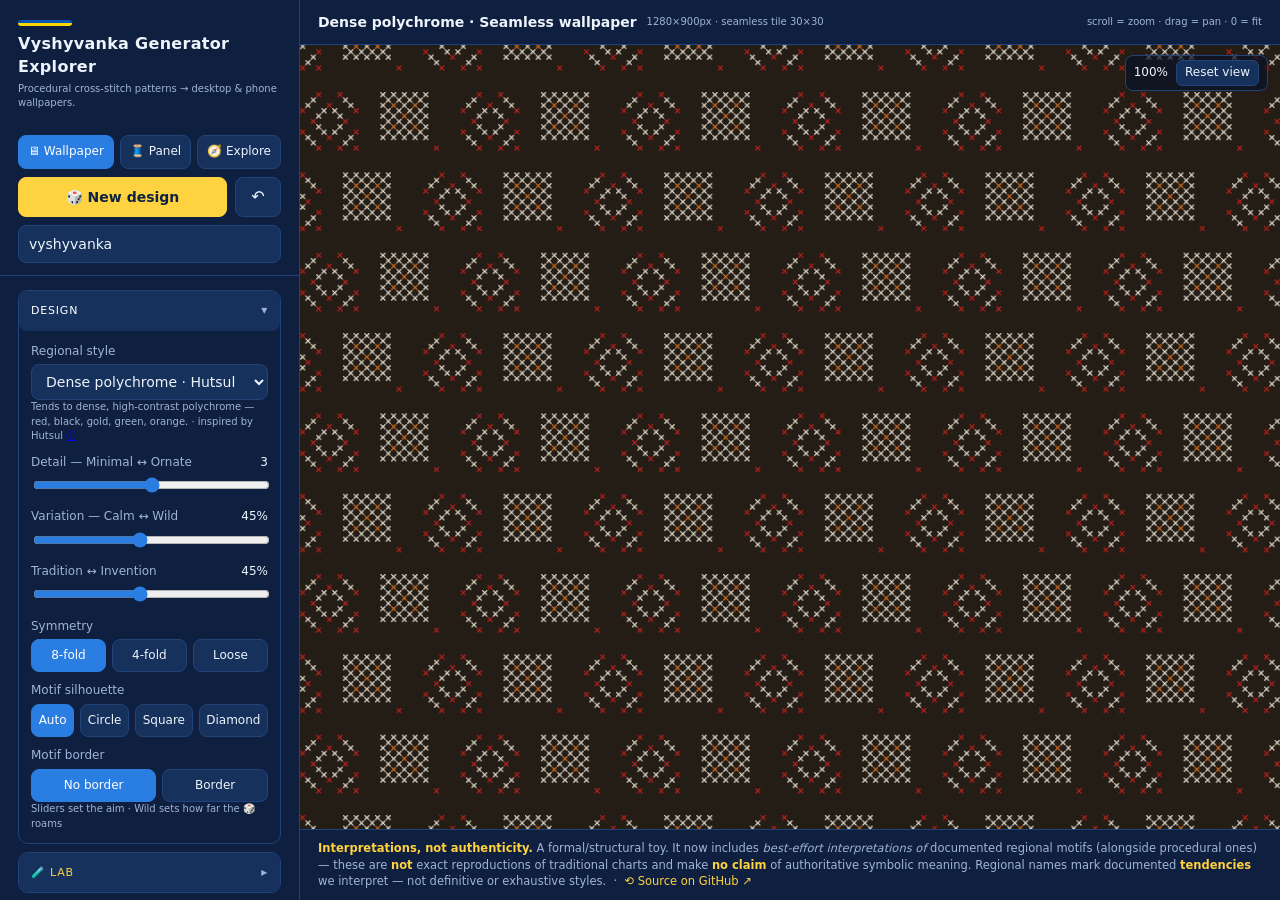
<file: index.html>
<!DOCTYPE html>
<!--
ABOUTME: Single-file procedural "vyshyvanka-style" cross-stitch sprite generator with wallpaper export.
ABOUTME: Generates symmetric counted-thread patterns from geometric primitives + regional palettes. Not a claim of authenticity or meaning.
-->
<html lang="en">
<head>
<meta charset="utf-8" />
<meta name="viewport" content="width=device-width, initial-scale=1" />
<title>Vyshyvanka Generator Explorer — procedural cross-stitch patterns</title>
<link rel="icon" href="data:image/svg+xml,%3Csvg xmlns='http://www.w3.org/2000/svg' viewBox='0 0 16 16'%3E%3Crect width='16' height='16' fill='%230f1f40'/%3E%3Cpath d='M4 4 12 12 M12 4 4 12' stroke='%23ffd23f' stroke-width='2' stroke-linecap='round' fill='none'/%3E%3C/svg%3E" />
<link rel="stylesheet" href="styles.css" />
</head>
<body>
<aside>
  <button class="drawerClose" id="drawerClose" aria-label="Close controls">✕</button>
  <div class="brand">
    <div class="flagbar"></div>
    <h1>Vyshyvanka Generator Explorer</h1>
    <div class="tag">Procedural cross-stitch patterns → desktop &amp; phone wallpapers.</div>
  </div>

  <div class="actionbar">
    <div class="seg" id="modeSeg" role="radiogroup" aria-label="Mode">
      <button data-mode="wallpaper" class="on">🖥 Wallpaper</button>
      <button data-mode="panel">🧵 Panel</button>
      <button data-mode="explore">🧭 Explore</button>
    </div>
    <div class="row">
      <button class="primary" id="gen">🎲 New design</button>
      <button id="undo" title="Undo last design" aria-label="Undo">↶</button>
    </div>
    <input type="text" id="seed" placeholder="seed — type to reproduce" aria-label="Seed" />
  </div>

  <div class="acc">
    <section class="acc-sec" data-sec="design">
      <button class="acc-h" aria-expanded="true" aria-controls="sec-design">Design</button>
      <div class="acc-b" id="sec-design">
        <label for="region">Regional style</label>
        <select id="region"></select>
        <div class="tag" id="regionNote"></div>
        <label>Detail — Minimal ↔ Ornate <span class="val" id="cxVal"></span></label>
        <input type="range" id="complexity" min="1" max="5" step="1" />
        <label>Variation — Calm ↔ Wild <span class="val" id="vyVal"></span></label>
        <input type="range" id="variety" min="0" max="100" step="1" />
        <label>Tradition ↔ Invention <span class="val" id="trVal"></span></label>
        <input type="range" id="tradition" min="0" max="100" step="1" />
        <label>Symmetry</label>
        <div class="seg" id="symSeg" role="radiogroup" aria-label="Symmetry"></div>
        <label>Motif silhouette</label>
        <div class="seg" id="silhouetteSeg" role="radiogroup" aria-label="Motif silhouette"></div>
        <label>Motif border</label>
        <div class="seg" id="borderSeg" role="radiogroup" aria-label="Motif border"></div>
        <div class="tag">Sliders set the aim · Wild sets how far the 🎲 roams</div>
      </div>
    </section>

    <section class="acc-sec" data-sec="lab">
      <button class="acc-h" aria-expanded="false" aria-controls="sec-lab">🧪 Lab</button>
      <div class="acc-b hidden" id="sec-lab">
        <div class="row">
          <button type="button" id="labRandom">🎲 Randomize</button>
          <button type="button" id="labReset">Reset to seed</button>
        </div>
        <div class="tag" style="margin-bottom:6px">Randomize rolls a new genome · Reset returns to seed-driven motifs · editing pins the exact genome.</div>
        <div class="tag" id="labPinned" style="display:none;color:var(--accent2)">🔒 Genome pinned to all field motifs — New design or Reset clears it.</div>
        <label>Layers <span class="val" id="labNLayersVal"></span></label>
        <input type="range" id="labNLayers" min="1" max="4" step="1" />
        <label>Color bands (levels) <span class="val" id="labLevelsVal"></span></label>
        <input type="range" id="labLevels" min="2" max="10" step="1" />
        <div id="labLayers"></div>
      </div>
    </section>

    <section class="acc-sec" data-sec="output">
      <button class="acc-h" aria-expanded="false" aria-controls="sec-output">Output</button>
      <div class="acc-b hidden" id="sec-output">
        <div id="wallControls">
          <label for="res">Resolution</label>
          <select id="res"></select>
          <label>Layout</label>
          <div class="seg" id="layoutSeg" role="radiogroup" aria-label="Layout"></div>
        </div>
        <div id="scaleGroup">
          <label>Motif scale</label>
          <div class="seg" id="scaleSeg" role="radiogroup" aria-label="Motif scale"></div>
        </div>
        <div id="latticeGroup">
          <label>Arrangement</label>
          <div class="seg" id="latticeSeg" role="radiogroup" aria-label="Motif arrangement"></div>
          <label>Spacing</label>
          <div class="seg" id="spacingSeg" role="radiogroup" aria-label="Motif spacing"></div>
        </div>
        <div id="panelControls" class="hidden">
          <label>Panel shape</label>
          <div class="seg" id="shapeSeg" role="radiogroup" aria-label="Panel shape"></div>
          <label>Panel size</label>
          <div class="seg" id="panelSizeSeg" role="radiogroup" aria-label="Panel size"></div>
        </div>
      </div>
    </section>

    <section class="acc-sec" data-sec="style">
      <button class="acc-h" aria-expanded="false" aria-controls="sec-style">Style</button>
      <div class="acc-b hidden" id="sec-style">
        <label>Stitch style</label>
        <div class="seg" id="styleSeg" role="radiogroup" aria-label="Stitch style">
          <button data-style="x" class="on">✕ Cross-stitch</button>
          <button data-style="sq">▢ Filled</button>
        </div>
      </div>
    </section>

    <section class="acc-sec" data-sec="colour">
      <button class="acc-h" aria-expanded="false" aria-controls="sec-colour">🎨 Colour</button>
      <div class="acc-b hidden" id="sec-colour">
        <label>Cloth background</label>
        <div class="seg" id="bgSeg" role="radiogroup" aria-label="Cloth background"></div>
        <label for="bgColor">Custom cloth colour</label>
        <input type="color" id="bgColor" class="wide" aria-label="Custom cloth colour" />
        <label>Thread colours</label>
        <div id="threadSwatches" class="swatches" aria-label="Thread colours"></div>
        <button id="resetColors" class="wide">↺ Reset colours</button>
        <label>Saved palettes</label>
        <button id="palSave" class="wide">★ Save palette</button>
        <div id="palettes" class="pals" aria-label="Saved palettes"></div>
      </div>
    </section>

    <section class="acc-sec" data-sec="export">
      <button class="acc-h" aria-expanded="false" aria-controls="sec-export">Export &amp; saved</button>
      <div class="acc-b hidden" id="sec-export">
        <label>Download</label>
        <div class="row3">
          <button id="png" title="Full-resolution PNG of the current design">⬇ PNG</button>
          <button id="tile" title="The seamless repeating tile (Seamless layout only)">⬇ Tile</button>
          <button id="chart" title="Counted-stitch chart with DMC thread legend">⬇ Chart</button>
        </div>
        <button id="share" class="wide">🔗 Copy share link</button>
        <label>Saved designs</label>
        <button id="save" class="wide">★ Save current to favorites</button>
        <div id="favs" class="favs" aria-label="Saved designs"></div>
        <button id="resetAll" class="wide danger" title="Clear favorites and reset all controls to defaults">↺ Reset all</button>
      </div>
    </section>
  </div>

  <div class="sidefoot">
    <div class="vers">Previous releases: <a href="v0/">v0</a> · <a href="v1/">v1</a> · <a href="v2/">v2</a> · <a href="v3/">v3</a></div>
    <div class="solidarity">✊ Fuck Putin · 🇺🇦 Slava Ukraïni</div>
  </div>
</aside>

<main>
  <div class="toolbar">
    <button class="menuBtn" id="menuBtn">☰ Controls</button>
    <strong id="title">—</strong>
    <span class="tag" id="dims"></span>
    <div class="spacer"></div>
    <span class="tag" id="hint"></span>
  </div>
  <div class="stage">
    <div class="vphud"><span id="vpZoom">100%</span><button id="vpReset" type="button">Reset view</button></div>
    <div class="frame"><canvas id="cv"></canvas></div>
  </div>
  <div class="disclaimer">
    <b>Interpretations, not authenticity.</b> A formal/structural toy. It now
    includes <i>best-effort interpretations of</i> documented regional motifs
    (alongside procedural ones) — these are <b>not</b> exact reproductions of
    traditional charts and make <b>no claim</b> of authoritative symbolic meaning.
    Regional names mark documented <b>tendencies</b> we interpret — not definitive or exhaustive styles.
    &nbsp;·&nbsp; <a class="ghlink" href="https://github.com/rmdes/Vyshyvanka-generator" target="_blank" rel="noopener">⟲ Source on GitHub ↗</a>
  </div>
  <div id="backdrop"></div>
</main>

<script src="data.js"></script>
<script src="generator.js"></script>
<script src="render.js"></script>
<script src="viewport.js"></script>
<script src="app.js"></script>
</body>
</html>
</file>
<file: styles.css>
:root{
    /* Ukrainian flag-inspired UI chrome: azure panels, yellow action */
    --bg:#081226; --panel:#0f1f40; --panel2:#16315c; --ink:#eef4fc;
    --muted:#9fb4d8; --accent:#2a7de1; --accent2:#ffd23f; --line:#21437a;
  }
  *{box-sizing:border-box}
  html,body{margin:0;height:100%}
  body{
    background:var(--bg); color:var(--ink);
    font:14px/1.45 system-ui,Segoe UI,Roboto,sans-serif;
    display:flex; min-height:100vh;
  }
  aside{
    width:300px; flex:0 0 300px; background:var(--panel);
    border-right:1px solid var(--line); padding:18px 18px 28px;
    display:flex; flex-direction:column; gap:14px; overflow:auto;
  }
  h1{font-size:16px; margin:0 0 2px; letter-spacing:.3px}
  fieldset{border:1px solid var(--line); border-radius:10px; padding:12px; margin:0}
  legend{color:var(--accent2); font-size:11px; text-transform:uppercase; letter-spacing:.8px; padding:0 6px}
  label{display:block; font-size:12px; color:var(--muted); margin:10px 0 4px}
  label:first-of-type{margin-top:0}
  select,input[type=text]{
    width:100%; background:var(--panel2); color:var(--ink);
    border:1px solid var(--line); border-radius:8px; padding:8px 10px; font:inherit;
  }
  input[type=range]{width:100%; accent-color:var(--accent)}
  .row{display:flex; gap:8px}
  .row>*{flex:1}
  button{
    background:var(--panel2); color:var(--ink); border:1px solid var(--line);
    border-radius:8px; padding:9px 10px; font:inherit; cursor:pointer; transition:.12s;
  }
  button:hover{border-color:var(--accent); color:#fff}
  button.primary{background:var(--accent2); border-color:var(--accent2); color:#0d2244; font-weight:700}
  button.primary:hover{filter:brightness(1.06); color:#0d2244}
  .seg{display:flex; gap:6px; flex-wrap:wrap}
  .seg button{flex:1 1 auto; padding:7px 6px; font-size:12px}
  .seg button.on{background:var(--accent); border-color:var(--accent); color:#fff}
  .favs{display:flex;gap:6px;flex-wrap:wrap}
  .favs .fav{position:relative;width:54px;height:36px;border:1px solid var(--line);
    border-radius:6px;overflow:hidden;cursor:pointer;padding:0;background:#000}
  .favs .fav img{width:100%;height:100%;object-fit:cover;display:block}
  .favs .fav .rm{position:absolute;top:0;right:0;background:rgba(0,0,0,.6);color:#fff;
    font-size:10px;line-height:1;padding:1px 3px;border:0;border-radius:0 0 0 4px}
.swatches{display:flex;gap:6px;flex-wrap:wrap;margin-top:2px}
.swatches input[type=color]{width:34px;height:28px;padding:0;border:1px solid var(--line);border-radius:6px;background:var(--panel2);cursor:pointer}
#bgColor{height:32px;padding:2px;border:1px solid var(--line);border-radius:8px;background:var(--panel2);cursor:pointer}
#scaleGroup label:first-of-type,#latticeGroup label:first-of-type{margin-top:10px}
.pals{display:flex;flex-direction:column;gap:4px;margin-top:6px}
.pals .pal{display:flex;align-items:center;gap:6px;background:var(--panel2);border:1px solid var(--line);border-radius:6px;padding:4px 8px}
.pals .pal .nm{flex:1;cursor:pointer;font-size:12px;white-space:nowrap;overflow:hidden;text-overflow:ellipsis}
.pals .pal .sw{display:flex;gap:2px}
.pals .pal .sw i{width:12px;height:12px;border-radius:2px;display:block}
.pals .pal .rm{background:none;border:0;color:var(--muted);cursor:pointer;padding:0 2px;font-size:12px}
.labLayer{border:1px solid var(--line);border-radius:8px;padding:8px;margin-top:6px}
.labLayer>label{margin:0 0 4px}
.labgrid{display:grid;grid-template-columns:1fr 1fr;gap:6px}
.labf{display:flex;flex-direction:column;min-width:0}
.labf span{font-size:9px;color:var(--muted);text-transform:uppercase;letter-spacing:.5px;margin-bottom:2px}
.labf select,.labf input{width:100%;min-width:0;box-sizing:border-box;background:var(--panel2);color:var(--ink);border:1px solid var(--line);border-radius:6px;padding:4px 6px;font:inherit}
.brand{padding-top:2px}
.flagbar{height:6px;width:54px;border-radius:3px;overflow:hidden;margin-bottom:6px;background:linear-gradient(#0057B7 50%,#FFD700 50%)}
.actionbar{position:sticky;top:0;z-index:6;background:var(--panel);margin:0 -18px;padding:12px 18px;border-bottom:1px solid var(--line);display:flex;flex-direction:column;gap:8px}
.actionbar .row{display:flex;gap:8px}
.actionbar #gen{flex:1}
.actionbar #undo{flex:0 0 auto;width:46px;font-size:16px;line-height:1}
.acc{display:flex;flex-direction:column;gap:8px}
.acc-sec{border:1px solid var(--line);border-radius:10px;overflow:hidden}
.acc-h{width:100%;text-align:left;background:var(--panel2);border:0;color:var(--accent2);text-transform:uppercase;letter-spacing:.8px;font-size:11px;padding:11px 12px;display:flex;justify-content:space-between;align-items:center;cursor:pointer}
.acc-h::after{content:"▸";color:var(--muted);font-size:12px}
.acc-h[aria-expanded="true"]::after{content:"▾"}
.acc-h[aria-expanded="true"]{color:#fff;background:var(--panel2)}
.acc-b{padding:12px}
aside{overflow-x:hidden}
.row3{display:flex;gap:6px}
.row3>*{flex:1;padding-left:4px;padding-right:4px;white-space:nowrap}
.wide{width:100%}
#sec-export>label{margin-top:12px}
#sec-export>label:first-child{margin-top:0}
#sec-export #share{margin-top:8px}
#sec-export #favs{margin-top:8px}
button.danger{margin-top:12px;color:var(--muted)}
button.danger:hover{border-color:#c0432e;color:#ffb4a6}
  .val{color:var(--ink); float:right; font-variant-numeric:tabular-nums}
  .tag{font-size:10px; color:var(--muted)}
  .hidden{display:none !important}
  main{flex:1; display:flex; flex-direction:column; min-width:0}
  .toolbar{
    display:flex; align-items:center; gap:10px; padding:12px 18px;
    border-bottom:1px solid var(--line); background:var(--panel);
  }
  .toolbar .spacer{flex:1}
  .stage{
    flex:1; overflow:hidden; display:flex; align-items:center; justify-content:center;
    padding:0; position:relative; background:radial-gradient(circle at 30% 20%, #11244a, #081226 70%);
    touch-action:none;
  }
  .frame{ position:absolute; inset:0; padding:0; background:none; box-shadow:none; border-radius:0; }
  #cv{ position:absolute; top:0; left:0; transform-origin:0 0; touch-action:none; cursor:grab; }
  .stage.grabbing #cv{cursor:grabbing}
  .vphud{position:absolute;top:10px;right:12px;z-index:5;display:flex;gap:8px;align-items:center;
    background:rgba(8,18,38,.7);border:1px solid var(--line);border-radius:8px;padding:4px 8px;font-size:12px;color:var(--ink)}
  .vphud button{background:var(--panel2);color:var(--ink);border:1px solid var(--line);border-radius:6px;padding:3px 8px;cursor:pointer;font:inherit}
  canvas{display:block; border-radius:3px}
  .disclaimer{
    padding:10px 18px; font-size:11.5px; color:var(--muted);
    border-top:1px solid var(--line); background:var(--panel);
  }
  .disclaimer b{color:var(--accent2)}
  .disclaimer a.ghlink{color:var(--accent2); text-decoration:none; white-space:nowrap}
  .disclaimer a.ghlink:hover{text-decoration:underline}
  .brand .tag{margin-top:4px; line-height:1.35}
  .sidefoot{margin-top:auto; padding-top:12px; border-top:1px solid var(--line); display:flex; flex-direction:column; gap:6px}
  .sidefoot .vers{font-size:11px; color:var(--muted)}
  .sidefoot .vers a{color:var(--accent); text-decoration:none}
  .sidefoot .vers a:hover{text-decoration:underline}
  .sidefoot .solidarity{font-size:11px; font-weight:700; color:var(--accent2); letter-spacing:.3px}
  .menuBtn{display:none; padding:7px 10px}
  .drawerClose{display:none}
  #backdrop{display:none}
  @media (max-width:820px){
    body{flex-direction:column}
    aside{position:fixed; z-index:30; top:0; left:0; height:100%; width:min(330px,86vw);
          transform:translateX(-100%); transition:transform .22s ease;
          box-shadow:6px 0 30px rgba(0,0,0,.55)}
    body.menu-open aside{transform:translateX(0)}
    .menuBtn{display:inline-flex; align-items:center}
    .drawerClose{display:block; position:absolute; top:10px; right:12px; z-index:2;
                 width:36px; height:36px; padding:0; font-size:16px; line-height:1;
                 background:var(--panel2); border-radius:8px}
    #backdrop{position:fixed; inset:0; background:rgba(0,0,0,.55); z-index:20}
    main{height:100dvh}
    .stage{padding:0}
    .toolbar #title{font-size:13px}
  }
</file>
